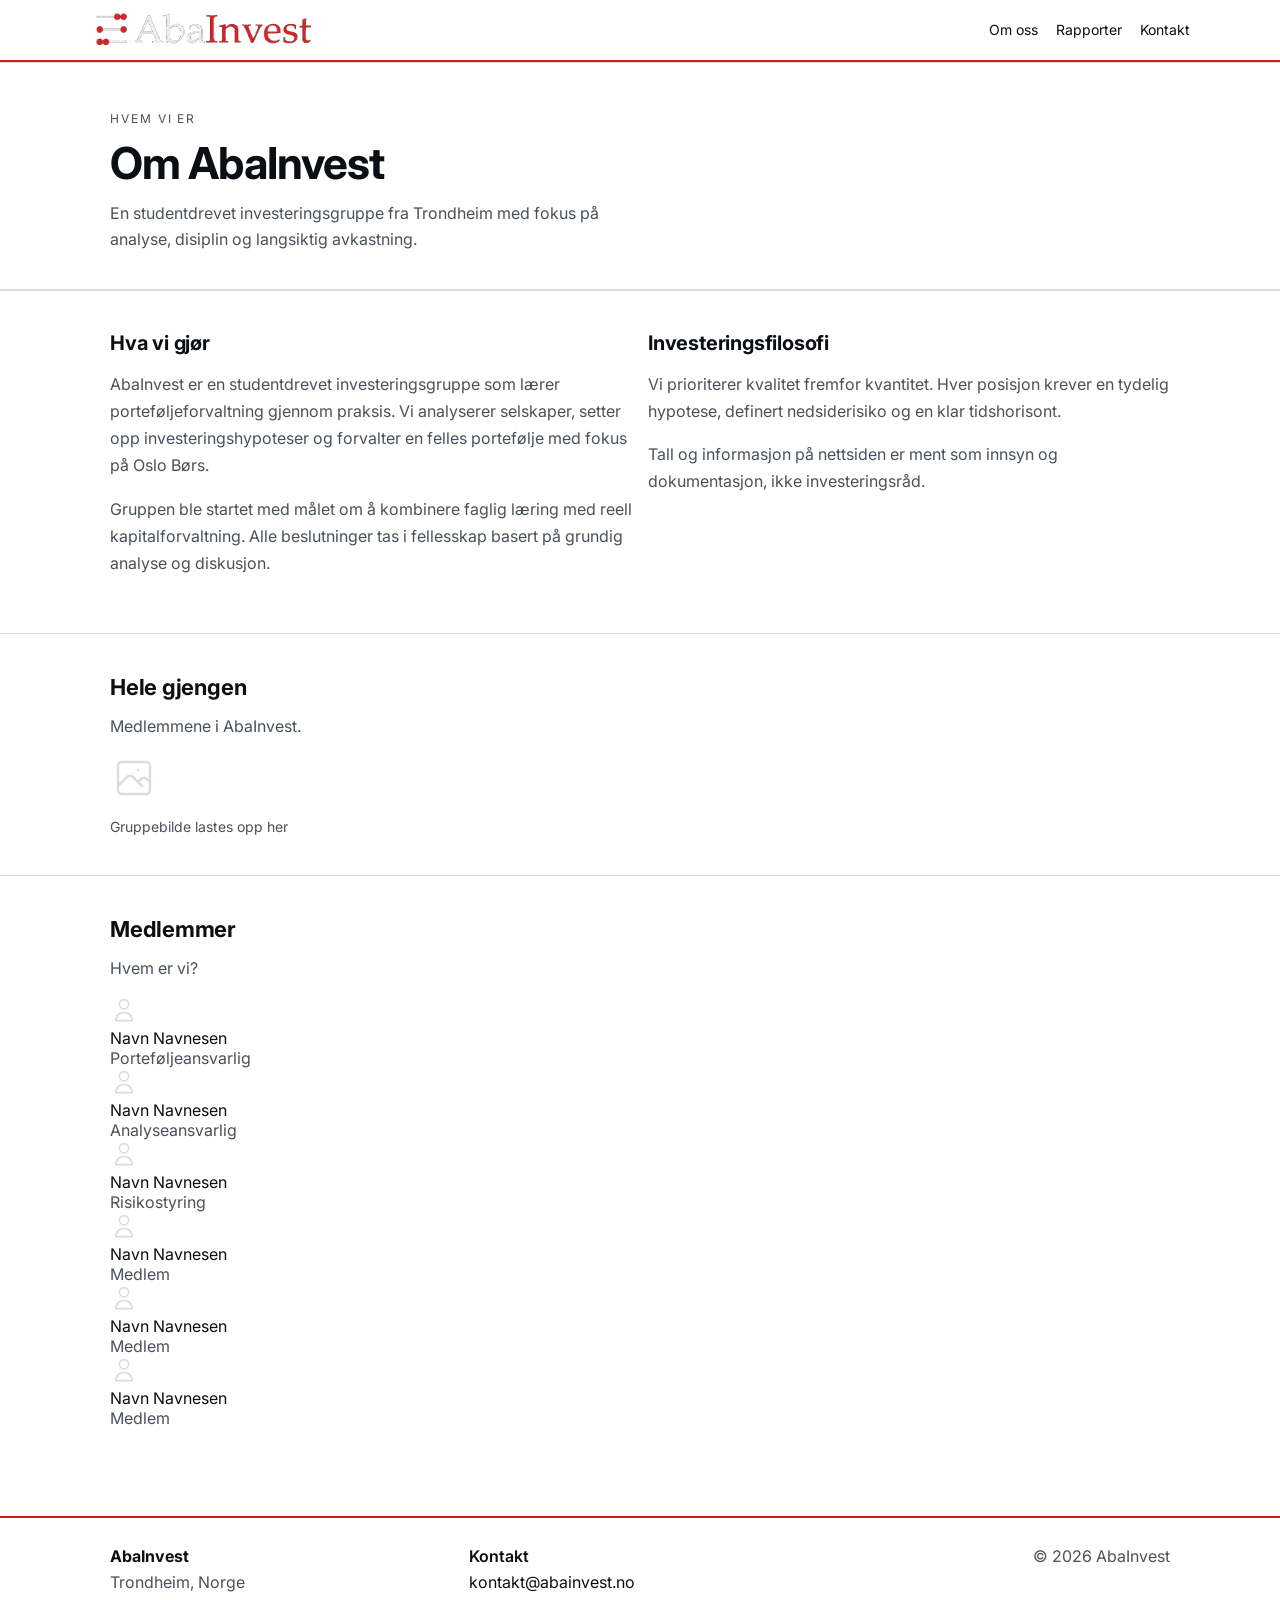
<file: om-oss.html>
<!DOCTYPE html>
<html lang="no">
  <head>
    <meta charset="UTF-8" />
    <meta name="viewport" content="width=device-width, initial-scale=1.0" />
    <title>Om oss – AbaInvest</title>
    <link rel="stylesheet" href="styles.css" />
    <link rel="preconnect" href="https://fonts.googleapis.com" />
    <link rel="preconnect" href="https://fonts.gstatic.com" crossorigin />
    <link href="https://fonts.googleapis.com/css2?family=Inter:wght@300;400;500;600;700&display=swap" rel="stylesheet" />
  </head>
  <body>
    <header class="header" role="banner">
      <div class="container header-inner">
        <a class="brand" href="index.html" aria-label="AbaInvest – til forsiden">
          <img src="logo.png" alt="AbaInvest" class="brand-logo" />
        </a>
        <button class="nav-toggle" type="button" aria-controls="nav" aria-expanded="false">
          <span class="sr-only">Åpne meny</span>
          <span class="nav-toggle-lines" aria-hidden="true"></span>
        </button>
        <nav id="nav" class="nav" aria-label="Hovedmeny">
          <a href="om-oss.html" aria-current="page">Om oss</a>
          <a href="rapporter.html">Rapporter</a>
          <a href="index.html#kontakt">Kontakt</a>
        </nav>
      </div>
    </header>

    <main class="main">

      <!-- Hero -->
      <div class="rapporter-hero">
        <div class="container">
          <p class="eyebrow">Hvem vi er</p>
          <h1>Om AbaInvest</h1>
          <p class="lead">En studentdrevet investeringsgruppe fra Trondheim med fokus på analyse, disiplin og langsiktig avkastning.</p>
        </div>
      </div>

      <!-- Om gruppen -->
      <section class="section">
        <div class="container">
          <div class="grid-2">
            <div>
              <h2 style="margin:0 0 12px;font-size:20px;">Hva vi gjør</h2>
              <p class="muted" style="line-height:1.7;">
                AbaInvest er en studentdrevet investeringsgruppe som lærer porteføljeforvaltning gjennom praksis.
                Vi analyserer selskaper, setter opp investeringshypoteser og forvalter en felles portefølje med
                fokus på Oslo Børs.
              </p>
              <p class="muted" style="line-height:1.7;margin-top:12px;">
                Gruppen ble startet med målet om å kombinere faglig læring med reell kapitalforvaltning.
                Alle beslutninger tas i fellesskap basert på grundig analyse og diskusjon.
              </p>
            </div>
            <div>
              <h2 style="margin:0 0 12px;font-size:20px;">Investeringsfilosofi</h2>
              <p class="muted" style="line-height:1.7;">
                Vi prioriterer kvalitet fremfor kvantitet. Hver posisjon krever en tydelig hypotese,
                definert nedsiderisiko og en klar tidshorisont.
              </p>
              <p class="muted" style="line-height:1.7;margin-top:12px;">
                Tall og informasjon på nettsiden er ment som innsyn og dokumentasjon, ikke investeringsråd.
              </p>
            </div>
          </div>
        </div>
      </section>

      <!-- Teamfoto -->
      <section class="section">
        <div class="container">
          <div class="section-header">
            <h2>Hele gjengen</h2>
            <p class="muted">Medlemmene i AbaInvest.</p>
          </div>
          <div class="team-photo-placeholder">
            <div class="team-photo-inner">
              <svg width="48" height="48" fill="none" viewBox="0 0 24 24" stroke="currentColor" stroke-width="1.2" style="color:#d8dde3;">
                <path stroke-linecap="round" stroke-linejoin="round" d="M4 16l4.586-4.586a2 2 0 012.828 0L16 16m-2-2l1.586-1.586a2 2 0 012.828 0L20 14m-6-6h.01M6 20h12a2 2 0 002-2V6a2 2 0 00-2-2H6a2 2 0 00-2 2v12a2 2 0 002 2z"/>
              </svg>
              <p class="muted" style="margin:12px 0 0;font-size:14px;">Gruppebilde lastes opp her</p>
            </div>
          </div>
        </div>
      </section>

      <!-- Medlemmer -->
      <section class="section">
        <div class="container">
          <div class="section-header">
            <h2>Medlemmer</h2>
            <p class="muted">Hvem er vi?</p>
          </div>
          <div class="team-grid">

            <div class="team-card">
              <div class="team-photo-sm">
                <svg width="28" height="28" fill="none" viewBox="0 0 24 24" stroke="currentColor" stroke-width="1.5" style="color:#d8dde3;">
                  <path stroke-linecap="round" stroke-linejoin="round" d="M16 7a4 4 0 11-8 0 4 4 0 018 0zM12 14a7 7 0 00-7 7h14a7 7 0 00-7-7z"/>
                </svg>
              </div>
              <div class="team-info">
                <div class="team-name">Navn Navnesen</div>
                <div class="team-role muted">Porteføljeansvarlig</div>
              </div>
            </div>

            <div class="team-card">
              <div class="team-photo-sm">
                <svg width="28" height="28" fill="none" viewBox="0 0 24 24" stroke="currentColor" stroke-width="1.5" style="color:#d8dde3;">
                  <path stroke-linecap="round" stroke-linejoin="round" d="M16 7a4 4 0 11-8 0 4 4 0 018 0zM12 14a7 7 0 00-7 7h14a7 7 0 00-7-7z"/>
                </svg>
              </div>
              <div class="team-info">
                <div class="team-name">Navn Navnesen</div>
                <div class="team-role muted">Analyseansvarlig</div>
              </div>
            </div>

            <div class="team-card">
              <div class="team-photo-sm">
                <svg width="28" height="28" fill="none" viewBox="0 0 24 24" stroke="currentColor" stroke-width="1.5" style="color:#d8dde3;">
                  <path stroke-linecap="round" stroke-linejoin="round" d="M16 7a4 4 0 11-8 0 4 4 0 018 0zM12 14a7 7 0 00-7 7h14a7 7 0 00-7-7z"/>
                </svg>
              </div>
              <div class="team-info">
                <div class="team-name">Navn Navnesen</div>
                <div class="team-role muted">Risikostyring</div>
              </div>
            </div>

            <div class="team-card">
              <div class="team-photo-sm">
                <svg width="28" height="28" fill="none" viewBox="0 0 24 24" stroke="currentColor" stroke-width="1.5" style="color:#d8dde3;">
                  <path stroke-linecap="round" stroke-linejoin="round" d="M16 7a4 4 0 11-8 0 4 4 0 018 0zM12 14a7 7 0 00-7 7h14a7 7 0 00-7-7z"/>
                </svg>
              </div>
              <div class="team-info">
                <div class="team-name">Navn Navnesen</div>
                <div class="team-role muted">Medlem</div>
              </div>
            </div>

            <div class="team-card">
              <div class="team-photo-sm">
                <svg width="28" height="28" fill="none" viewBox="0 0 24 24" stroke="currentColor" stroke-width="1.5" style="color:#d8dde3;">
                  <path stroke-linecap="round" stroke-linejoin="round" d="M16 7a4 4 0 11-8 0 4 4 0 018 0zM12 14a7 7 0 00-7 7h14a7 7 0 00-7-7z"/>
                </svg>
              </div>
              <div class="team-info">
                <div class="team-name">Navn Navnesen</div>
                <div class="team-role muted">Medlem</div>
              </div>
            </div>

            <div class="team-card">
              <div class="team-photo-sm">
                <svg width="28" height="28" fill="none" viewBox="0 0 24 24" stroke="currentColor" stroke-width="1.5" style="color:#d8dde3;">
                  <path stroke-linecap="round" stroke-linejoin="round" d="M16 7a4 4 0 11-8 0 4 4 0 018 0zM12 14a7 7 0 00-7 7h14a7 7 0 00-7-7z"/>
                </svg>
              </div>
              <div class="team-info">
                <div class="team-name">Navn Navnesen</div>
                <div class="team-role muted">Medlem</div>
              </div>
            </div>

          </div>
        </div>
      </section>

    </main>

    <footer id="kontakt" class="footer" role="contentinfo">
      <div class="container footer-inner">
        <div class="footer-col">
          <div class="footer-brand">AbaInvest</div>
          <div class="muted">Trondheim, Norge</div>
        </div>
        <div class="footer-col">
          <div class="footer-title">Kontakt</div>
          <a class="footer-link" href="mailto:kontakt@abainvest.no">kontakt@abainvest.no</a>
        </div>
        <div class="footer-col footer-right">
          <div class="muted">© <span id="year"></span> AbaInvest</div>
        </div>
      </div>
    </footer>

    <script>
      document.getElementById('year').textContent = new Date().getFullYear();
      const btn = document.querySelector('.nav-toggle');
      const nav = document.getElementById('nav');
      if (btn && nav) btn.addEventListener('click', () => {
        const open = nav.classList.toggle('is-open');
        btn.setAttribute('aria-expanded', open);
      });
    </script>
  </body>
</html>
</file>
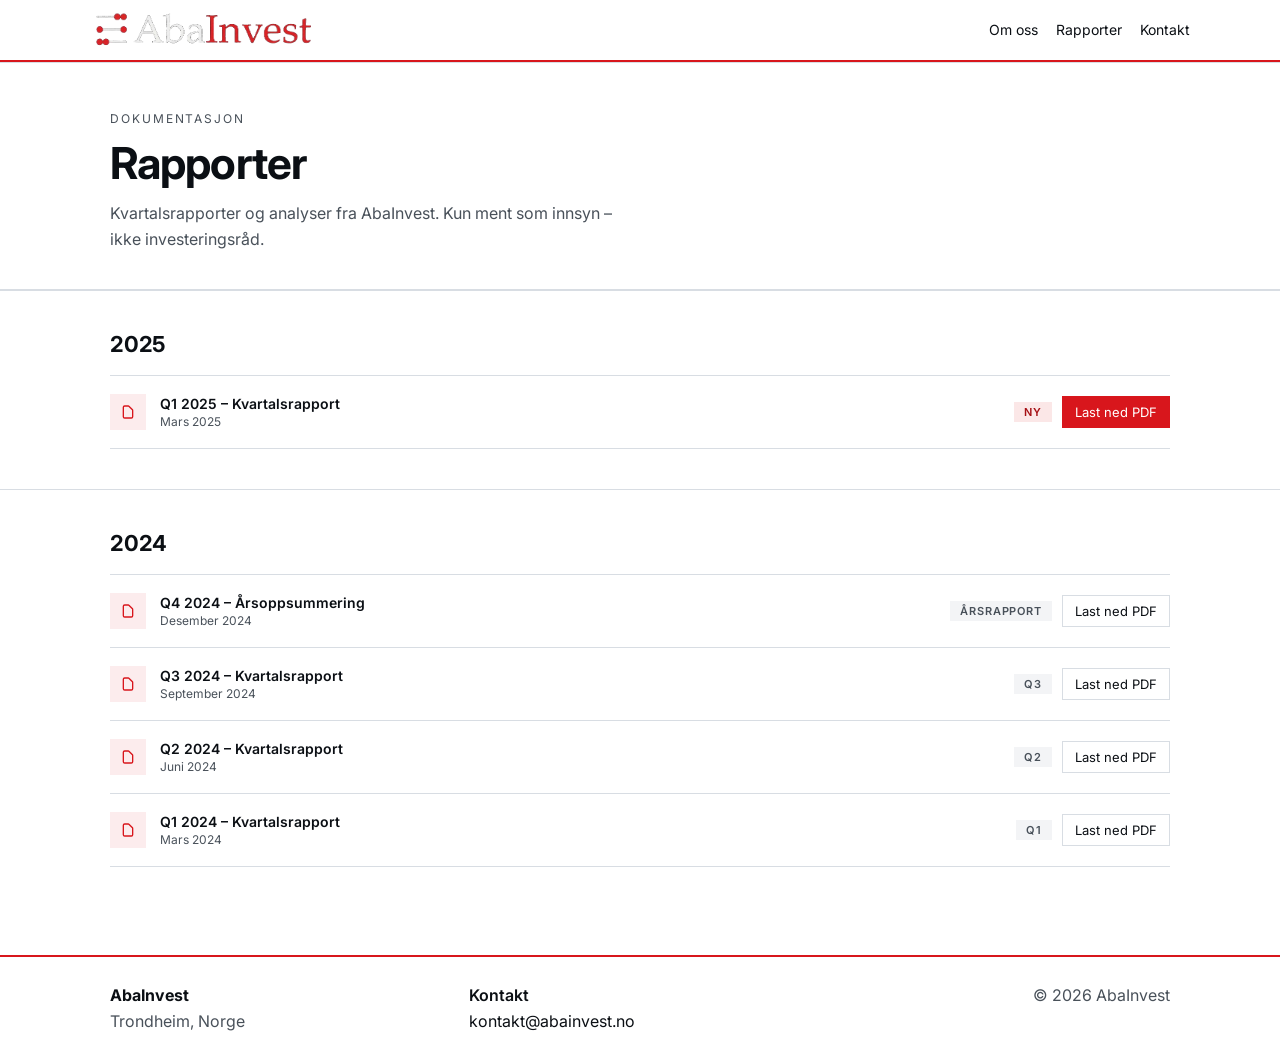
<file: rapporter.html>
<!DOCTYPE html>
<html lang="no">
  <head>
    <meta charset="UTF-8" />
    <meta name="viewport" content="width=device-width, initial-scale=1.0" />
    <title>Rapporter – AbaInvest</title>
    <link rel="stylesheet" href="styles.css" />
    <link rel="preconnect" href="https://fonts.googleapis.com" />
    <link rel="preconnect" href="https://fonts.gstatic.com" crossorigin />
    <link href="https://fonts.googleapis.com/css2?family=Inter:wght@300;400;500;600;700&display=swap" rel="stylesheet" />
  </head>
  <body>
    <header class="header" role="banner">
      <div class="container header-inner">
                        <a class="brand" href="index.html" aria-label="AbaInvest – til forsiden">
          <img src="logo.png" alt="AbaInvest" class="brand-logo" />
        </a>
        <button class="nav-toggle" type="button" aria-controls="nav" aria-expanded="false">
          <span class="sr-only">Åpne meny</span>
          <span class="nav-toggle-lines" aria-hidden="true"></span>
        </button>
        <nav id="nav" class="nav" aria-label="Hovedmeny">
          <a href="index.html#om-oss">Om oss</a>
          <a href="rapporter.html" aria-current="page">Rapporter</a>
          <a href="index.html#kontakt">Kontakt</a>
        </nav>
      </div>
    </header>

    <main class="main">
      <div class="rapporter-hero">
        <div class="container">
          <p class="eyebrow">Dokumentasjon</p>
          <h1>Rapporter</h1>
          <p class="lead">Kvartalsrapporter og analyser fra AbaInvest. Kun ment som innsyn – ikke investeringsråd.</p>
        </div>
      </div>

      <section class="section">
        <div class="container">
          <div class="section-header">
            <h2>2025</h2>
          </div>
          <ul class="rapport-list">
            <li class="rapport-item">
              <div class="rapport-info">
                <div class="rapport-icon">
                  <svg width="16" height="16" fill="none" viewBox="0 0 24 24" stroke="currentColor" stroke-width="2">
                    <path stroke-linecap="round" stroke-linejoin="round" d="M7 21h10a2 2 0 002-2V9.414a1 1 0 00-.293-.707l-5.414-5.414A1 1 0 0012.586 3H7a2 2 0 00-2 2v14a2 2 0 002 2z"/>
                  </svg>
                </div>
                <div class="rapport-meta">
                  <span class="rapport-title">Q1 2025 – Kvartalsrapport</span>
                  <span class="rapport-date">Mars 2025</span>
                </div>
              </div>
              <div style="display:flex;align-items:center;gap:10px;">
                <span class="rapport-badge badge-new">Ny</span>
                <a class="btn btn-primary" href="#" style="font-size:13px;padding:7px 12px;">Last ned PDF</a>
              </div>
            </li>
          </ul>
        </div>
      </section>

      <section class="section">
        <div class="container">
          <div class="section-header">
            <h2>2024</h2>
          </div>
          <ul class="rapport-list">
            <li class="rapport-item">
              <div class="rapport-info">
                <div class="rapport-icon">
                  <svg width="16" height="16" fill="none" viewBox="0 0 24 24" stroke="currentColor" stroke-width="2">
                    <path stroke-linecap="round" stroke-linejoin="round" d="M7 21h10a2 2 0 002-2V9.414a1 1 0 00-.293-.707l-5.414-5.414A1 1 0 0012.586 3H7a2 2 0 00-2 2v14a2 2 0 002 2z"/>
                  </svg>
                </div>
                <div class="rapport-meta">
                  <span class="rapport-title">Q4 2024 – Årsoppsummering</span>
                  <span class="rapport-date">Desember 2024</span>
                </div>
              </div>
              <div style="display:flex;align-items:center;gap:10px;">
                <span class="rapport-badge badge-q">Årsrapport</span>
                <a class="btn btn-ghost" href="#" style="font-size:13px;padding:7px 12px;">Last ned PDF</a>
              </div>
            </li>
            <li class="rapport-item">
              <div class="rapport-info">
                <div class="rapport-icon">
                  <svg width="16" height="16" fill="none" viewBox="0 0 24 24" stroke="currentColor" stroke-width="2">
                    <path stroke-linecap="round" stroke-linejoin="round" d="M7 21h10a2 2 0 002-2V9.414a1 1 0 00-.293-.707l-5.414-5.414A1 1 0 0012.586 3H7a2 2 0 00-2 2v14a2 2 0 002 2z"/>
                  </svg>
                </div>
                <div class="rapport-meta">
                  <span class="rapport-title">Q3 2024 – Kvartalsrapport</span>
                  <span class="rapport-date">September 2024</span>
                </div>
              </div>
              <div style="display:flex;align-items:center;gap:10px;">
                <span class="rapport-badge badge-q">Q3</span>
                <a class="btn btn-ghost" href="#" style="font-size:13px;padding:7px 12px;">Last ned PDF</a>
              </div>
            </li>
            <li class="rapport-item">
              <div class="rapport-info">
                <div class="rapport-icon">
                  <svg width="16" height="16" fill="none" viewBox="0 0 24 24" stroke="currentColor" stroke-width="2">
                    <path stroke-linecap="round" stroke-linejoin="round" d="M7 21h10a2 2 0 002-2V9.414a1 1 0 00-.293-.707l-5.414-5.414A1 1 0 0012.586 3H7a2 2 0 00-2 2v14a2 2 0 002 2z"/>
                  </svg>
                </div>
                <div class="rapport-meta">
                  <span class="rapport-title">Q2 2024 – Kvartalsrapport</span>
                  <span class="rapport-date">Juni 2024</span>
                </div>
              </div>
              <div style="display:flex;align-items:center;gap:10px;">
                <span class="rapport-badge badge-q">Q2</span>
                <a class="btn btn-ghost" href="#" style="font-size:13px;padding:7px 12px;">Last ned PDF</a>
              </div>
            </li>
            <li class="rapport-item">
              <div class="rapport-info">
                <div class="rapport-icon">
                  <svg width="16" height="16" fill="none" viewBox="0 0 24 24" stroke="currentColor" stroke-width="2">
                    <path stroke-linecap="round" stroke-linejoin="round" d="M7 21h10a2 2 0 002-2V9.414a1 1 0 00-.293-.707l-5.414-5.414A1 1 0 0012.586 3H7a2 2 0 00-2 2v14a2 2 0 002 2z"/>
                  </svg>
                </div>
                <div class="rapport-meta">
                  <span class="rapport-title">Q1 2024 – Kvartalsrapport</span>
                  <span class="rapport-date">Mars 2024</span>
                </div>
              </div>
              <div style="display:flex;align-items:center;gap:10px;">
                <span class="rapport-badge badge-q">Q1</span>
                <a class="btn btn-ghost" href="#" style="font-size:13px;padding:7px 12px;">Last ned PDF</a>
              </div>
            </li>
          </ul>
        </div>
      </section>
    </main>

    <footer id="kontakt" class="footer" role="contentinfo">
      <div class="container footer-inner">
        <div class="footer-col">
          <div class="footer-brand">AbaInvest</div>
          <div class="muted">Trondheim, Norge</div>
        </div>
        <div class="footer-col">
          <div class="footer-title">Kontakt</div>
          <a class="footer-link" href="mailto:kontakt@abainvest.no">kontakt@abainvest.no</a>
        </div>
        <div class="footer-col footer-right">
          <div class="muted">© <span id="year"></span> AbaInvest</div>
        </div>
      </div>
    </footer>

    <script>
      document.getElementById('year').textContent = new Date().getFullYear();
      const btn = document.querySelector('.nav-toggle');
      const nav = document.getElementById('nav');
      if (btn && nav) btn.addEventListener('click', () => {
        const open = nav.classList.toggle('is-open');
        btn.setAttribute('aria-expanded', open);
      });
    </script>
  </body>
</html>
</file>
<file: styles.css>
/* AbaInvest – minimal white theme with red accents */
:root {
  --red: #d8161c;
  --red-dark: #a50f14;
  --bg: #ffffff;
  --text: #0b0f14;
  --muted: #49515a;
  --border: #d8dde3;
  --surface: #ffffff;
  --container: 1100px;
  --shadow: 0 10px 30px rgba(0,0,0,0.06);
  --focus: 0 0 0 3px rgba(216,22,28,0.2);
}

*,*::before,*::after { box-sizing: border-box; }

html,body {
  margin: 0; padding: 0;
  font-family: 'Inter', system-ui, -apple-system, BlinkMacSystemFont, 'Segoe UI', sans-serif;
  background: var(--bg);
  color: var(--text);
}

html { scroll-behavior: smooth; }
a { color: inherit; }

.sr-only {
  position: absolute; width: 1px; height: 1px;
  padding: 0; margin: -1px; overflow: hidden;
  clip: rect(0,0,0,0); white-space: nowrap; border: 0;
}

.container { max-width: var(--container); margin: 0 auto; padding: 0 20px; }

.muted { color: var(--muted); }
.pl-positive { color: #16a34a; }
.pl-negative { color: var(--red); }

/* Header */
.header {
  position: sticky; top: 0; z-index: 50;
  background: rgba(255,255,255,0.95);
  backdrop-filter: blur(10px);
  border-bottom: 1px solid var(--border);
}

.header::after {
  content: ''; display: block;
  height: 2px; background: var(--red);
}

.header-inner {
  display: flex; align-items: center;
  justify-content: space-between;
  gap: 14px; padding: 12px 0;
}

.brand { display: inline-flex; align-items: center; text-decoration: none; }

.brand-logo { height: 36px; width: auto; display: block; }

.nav { display: flex; align-items: center; gap: 18px; }

.nav a {
  text-decoration: none; color: var(--text);
  font-size: 14px; padding: 6px 0;
  border-bottom: 2px solid transparent;
  transition: border-color 0.15s, color 0.15s;
}

.nav a:hover { color: var(--red-dark); border-bottom-color: var(--red); }

.nav-toggle {
  display: none; border: 1px solid var(--border);
  background: var(--surface); padding: 10px 12px; cursor: pointer;
}

.nav-toggle:focus-visible { outline: none; box-shadow: var(--focus); }

.nav-toggle-lines {
  display: block; width: 18px; height: 12px;
  background:
    linear-gradient(var(--text),var(--text)) 0 0/18px 2px no-repeat,
    linear-gradient(var(--text),var(--text)) 0 5px/18px 2px no-repeat,
    linear-gradient(var(--text),var(--text)) 0 10px/18px 2px no-repeat;
}

/* Hero */
.main { padding-bottom: 48px; }

.hero { padding: 56px 0 40px; }

.eyebrow {
  margin: 0 0 10px;
  color: var(--muted);
  text-transform: uppercase;
  letter-spacing: 0.16em;
  font-size: 12px;
}

.hero-title {
  margin: 0 0 14px;
  font-size: clamp(38px, 5vw, 60px);
  font-weight: 700;
  letter-spacing: -0.02em;
  color: var(--text);
}

.lead {
  margin: 0;
  color: var(--muted);
  max-width: 52ch;
  line-height: 1.65;
  font-size: 16px;
}

.hero-actions {
  margin-top: 20px;
  display: flex; flex-wrap: wrap; gap: 10px;
}

.btn {
  display: inline-flex; align-items: center; justify-content: center;
  text-decoration: none; font-size: 14px;
  padding: 10px 16px;
  border: 1px solid var(--border);
  background: var(--surface);
  color: var(--text);
  transition: background 0.15s, border-color 0.15s, color 0.15s;
  cursor: pointer;
}

.btn:focus-visible { outline: none; box-shadow: var(--focus); }
.btn-primary { border-color: var(--red); background: var(--red); color: #fff; }
.btn-primary:hover { background: var(--red-dark); border-color: var(--red-dark); }
.btn-ghost:hover { border-color: var(--red); color: var(--red-dark); }

/* Sections */
.section { padding: 40px 0; border-top: 1px solid var(--border); }

.section-header { margin-bottom: 18px; }
.section-header-row {
  display: flex; align-items: flex-end;
  justify-content: space-between; gap: 14px;
}

.section h2 { margin: 0 0 6px; font-size: 22px; letter-spacing: -0.01em; }

.grid-2 {
  display: grid;
  grid-template-columns: minmax(0,1fr) minmax(0,1fr);
  gap: 16px;
}

.card {
  border: 1px solid var(--border);
  background: var(--surface);
  padding: 18px;
  box-shadow: var(--shadow);
}

.card h3 { margin: 0 0 10px; font-size: 16px; }

.list {
  margin: 0; padding-left: 18px;
  color: var(--muted); line-height: 1.7;
}

/* Chart */
.chart-card { padding: 18px; }
.chart-wrap { height: 300px; }
.chart-wrap canvas { width: 100%; height: 100%; }

.chart-meta {
  display: grid;
  grid-template-columns: repeat(4, minmax(0,1fr));
  gap: 14px;
  margin-top: 16px;
  padding-top: 16px;
  border-top: 1px solid var(--border);
}

.metric-label {
  color: var(--muted); font-size: 11px;
  text-transform: uppercase; letter-spacing: 0.1em;
  margin-bottom: 5px;
}

.metric-value { font-size: 17px; font-weight: 600; }

/* Holdings table */
.holdings-table {
  width: 100%; border-collapse: collapse;
  font-size: 14px;
}

.holdings-table th {
  text-align: left; padding: 10px 16px;
  font-size: 11px; font-weight: 600;
  text-transform: uppercase; letter-spacing: 0.1em;
  color: var(--muted);
  background: #f8f9fa;
  border-bottom: 1px solid var(--border);
}

.holdings-table th.numeric,
.holdings-table td.numeric { text-align: right; }

.holdings-table td {
  padding: 12px 16px;
  border-bottom: 1px solid var(--border);
}

.holdings-table tr:last-child td { border-bottom: 0; }
.holdings-table tr:hover td { background: #fafafa; }

.ticker {
  font-family: 'SF Mono', 'Fira Code', monospace;
  font-size: 13px;
  font-weight: 600;
  background: #f3f4f6;
  padding: 2px 7px;
  border-radius: 3px;
}

.weight-pill {
  background: rgba(216,22,28,0.08);
  color: var(--red-dark);
  font-size: 12px;
  font-weight: 600;
  padding: 2px 8px;
  border-radius: 20px;
}

/* Footer */
.footer { border-top: 2px solid var(--red); padding: 28px 0; }

.footer-inner {
  display: grid;
  grid-template-columns: minmax(0,1fr) minmax(0,1fr) minmax(0,1fr);
  gap: 18px; align-items: start;
}

.footer-brand { font-weight: 700; font-size: 16px; margin-bottom: 6px; }
.footer-title { font-weight: 600; margin-bottom: 6px; }

.footer-link {
  color: var(--text); text-decoration: none;
  border-bottom: 2px solid transparent;
  transition: border-color 0.15s, color 0.15s;
}

.footer-link:hover { border-bottom-color: var(--red); color: var(--red-dark); }
.footer-right { text-align: right; }

/* Rapporter page */
.rapporter-hero { padding: 48px 0 36px; border-bottom: 1px solid var(--border); }
.rapporter-hero h1 { margin: 0 0 10px; font-size: clamp(28px,4vw,44px); font-weight: 700; letter-spacing: -0.02em; }

.rapport-list { list-style: none; margin: 0; padding: 0; }

.rapport-item {
  display: flex; align-items: center; justify-content: space-between;
  gap: 16px; padding: 18px 0;
  border-bottom: 1px solid var(--border);
}

.rapport-item:first-child { border-top: 1px solid var(--border); }

.rapport-info { display: flex; align-items: center; gap: 14px; }

.rapport-icon {
  width: 36px; height: 36px;
  background: rgba(216,22,28,0.08);
  display: flex; align-items: center; justify-content: center;
  flex-shrink: 0;
}

.rapport-icon svg { color: var(--red); }

.rapport-meta { display: flex; flex-direction: column; gap: 2px; }
.rapport-title { font-weight: 600; font-size: 14px; }
.rapport-date { font-size: 12px; color: var(--muted); }

.rapport-badge {
  font-size: 11px; font-weight: 600;
  padding: 3px 10px;
  text-transform: uppercase; letter-spacing: 0.08em;
}

.badge-new { background: rgba(216,22,28,0.1); color: var(--red-dark); }
.badge-q { background: #f3f4f6; color: var(--muted); }

/* Responsive */
@media (max-width: 860px) {
  .grid-2 { grid-template-columns: minmax(0,1fr); }
  .chart-meta { grid-template-columns: repeat(2,minmax(0,1fr)); }
  .footer-inner { grid-template-columns: minmax(0,1fr); }
  .footer-right { text-align: left; }
  .section-header-row { flex-direction: column; align-items: flex-start; }
}

@media (max-width: 720px) {
  .nav-toggle { display: inline-flex; align-items: center; justify-content: center; }
  .nav { display: none; width: 100%; padding: 10px 0 0; flex-direction: column; align-items: flex-start; gap: 10px; }
  .header-inner { flex-wrap: wrap; }
  .nav.is-open { display: flex; }
  .chart-meta { grid-template-columns: repeat(2,minmax(0,1fr)); }
  .rapport-item { flex-direction: column; align-items: flex-start; }
}
</file>
